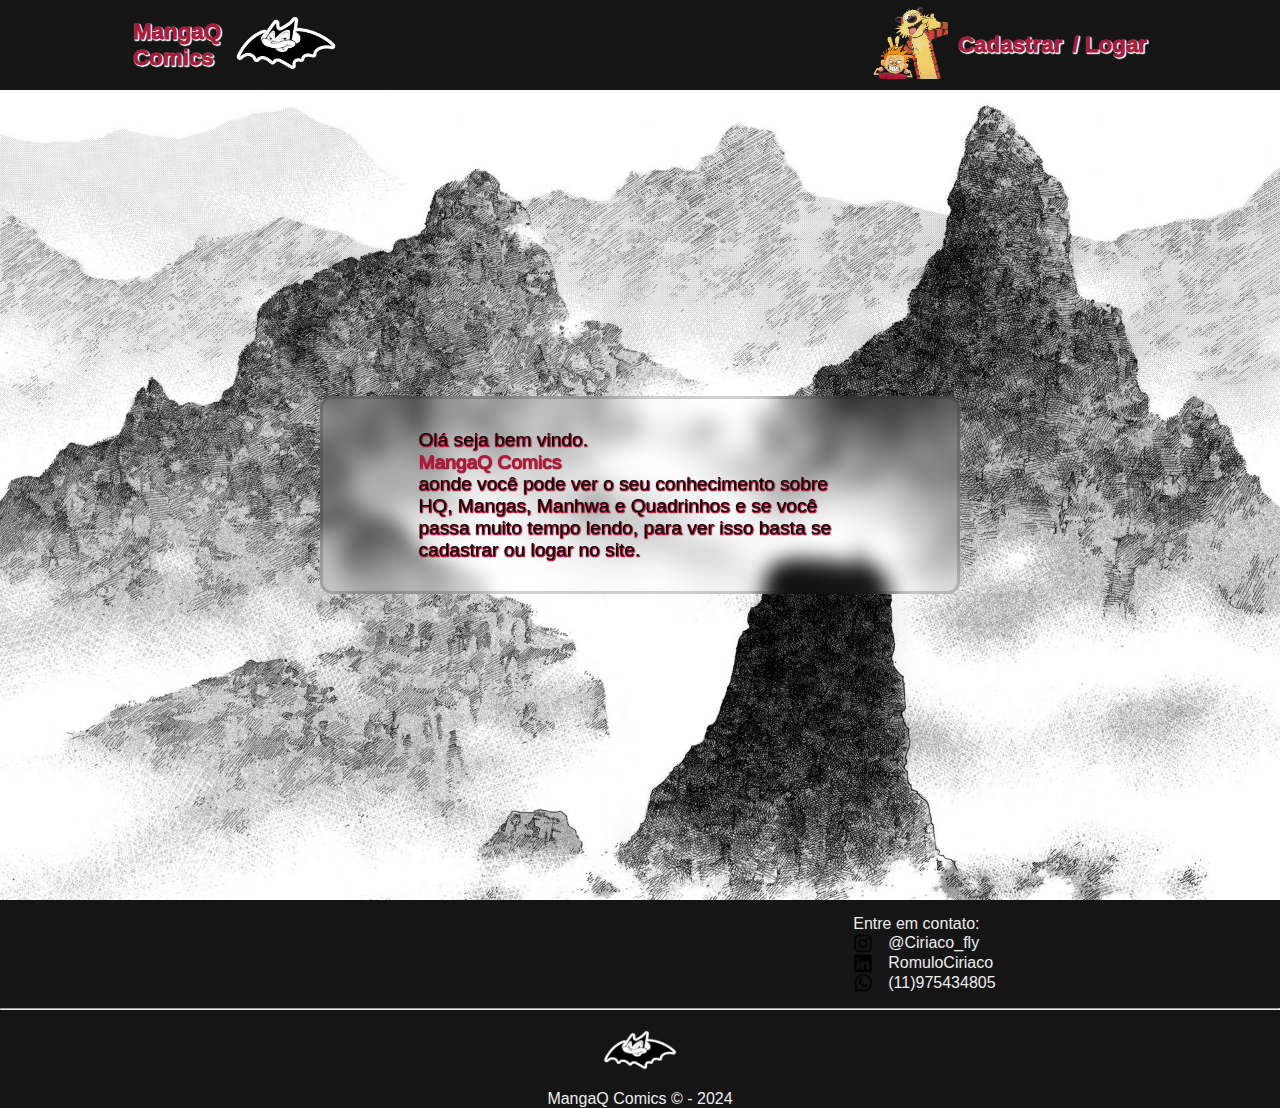
<file: web-data-viz/public/index.html>
<!DOCTYPE html>
<html lang="en">

<head>
    <meta charset="UTF-8">
    <meta name="viewport" content="width=device-width, initial-scale=1.0">
    <link rel="stylesheet" href="./css/index.css">

    <title>Document</title>
</head>

<body>

    <header class="header">
        <nav class="navbar">
            <div class="logo">
                <a href="./index.html" class="logo-link"><img src="./assets/imgs/logo_Billy.png" class="logo-img"></a>
                <a href="./index.html" class="logo-link"><span class="btn_cadastro">MangaQ<br>Comics</span></a>
            </div>
            <ul class="navbar-links">
                
            </ul>
            <div class="profile">
                <a href="" class="profile-link"><img src="./assets/imgs/Profile_Calvin.png" class="profile-img"></a>
                <a href="./cadastro.html" class="profile-link"><span class="btn_cadastro">Cadastrar</span></a>
                <a href="./Login.html" class="btn_cadastro">/  Logar</a>
            </div>
        </nav>
        <div>
        </div>
        
    </header>


    <div class="container">
        <div class="container-content">
            <span class="container-message">
                Olá seja bem vindo.
            </span>
            <span class="container-message container-message-red">
                MangaQ Comics
            </span>
            <span class="container-message"> aonde você pode ver o seu conhecimento sobre HQ, Mangas, Manhwa e Quadrinhos e se você passa muito tempo lendo, para ver isso basta se cadastrar ou logar no site.
            </span>
        </div>
    </div>


    <footer class="footer">
        <div class="footer-top">
            <div class="footer-left">
                <ul>
               
                </ul>
            </div>
            <div class="footer-right">
                Entre em contato:
                <ul>
                    <li><img src="./assets/imgs/instagram.png">@Ciriaco_fly</li>
                    <li><img src="./assets/imgs/linkedin.png" alt="">RomuloCiriaco</li>
                    <li><img src="./assets/imgs/whatsapp.png" alt=""> (11)975434805</li>
                </ul>
            </div>
        </div>
        <hr>
        <div class="footer-bottom">
            <img src="./assets/imgs/logo_Billy.png" alt="">
            <span class="footer-rights">MangaQ Comics © - 2024</span>
        </div>
    </footer>

</body>

</html>
</file>
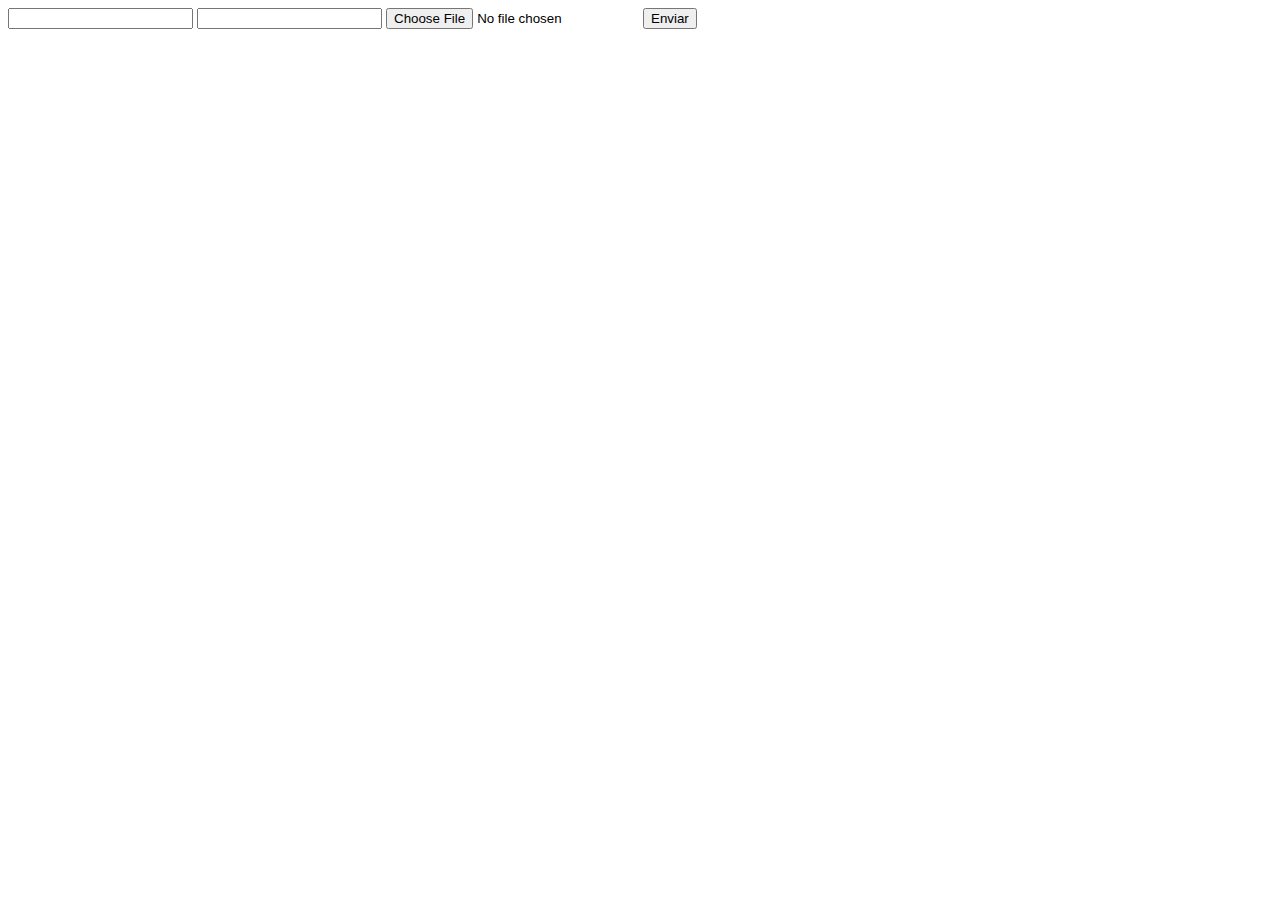
<file: web-data-viz/DOCUMENTOS_DE_APOIO/exemplo_de_upload_de_arquivo/public/index.html>
<!DOCTYPE html>
<html lang="en">

<head>
  <meta charset="UTF-8">
  <meta http-equiv="X-UA-Compatible" content="IE=edge">
  <meta name="viewport" content="width=device-width, initial-scale=1.0">
  <title>Upload</title>
</head>

<body>

  <div>
    <input name="nome" id="nome" type="text" />
    <input name="email" id="email" type="url" />
    <input name="foto" id="foto" type="file" />
    <button onclick="enviar()">Enviar</button>
  </div>

  <div id="container"></div>
</body>

</html>

<script>
  function enviar() {
    const formData = new FormData();
    formData.append('foto', foto.files[0])
    formData.append('nome', nome.value)
    formData.append('email', email.value)

    fetch("/usuarios/cadastro", {
      method: "POST",
      body: formData
    })
      .then(res => {
        window.location = "./perfil.html"
      })
      .catch(err => {
        console.log(err);
      })
  }
</script>
</file>
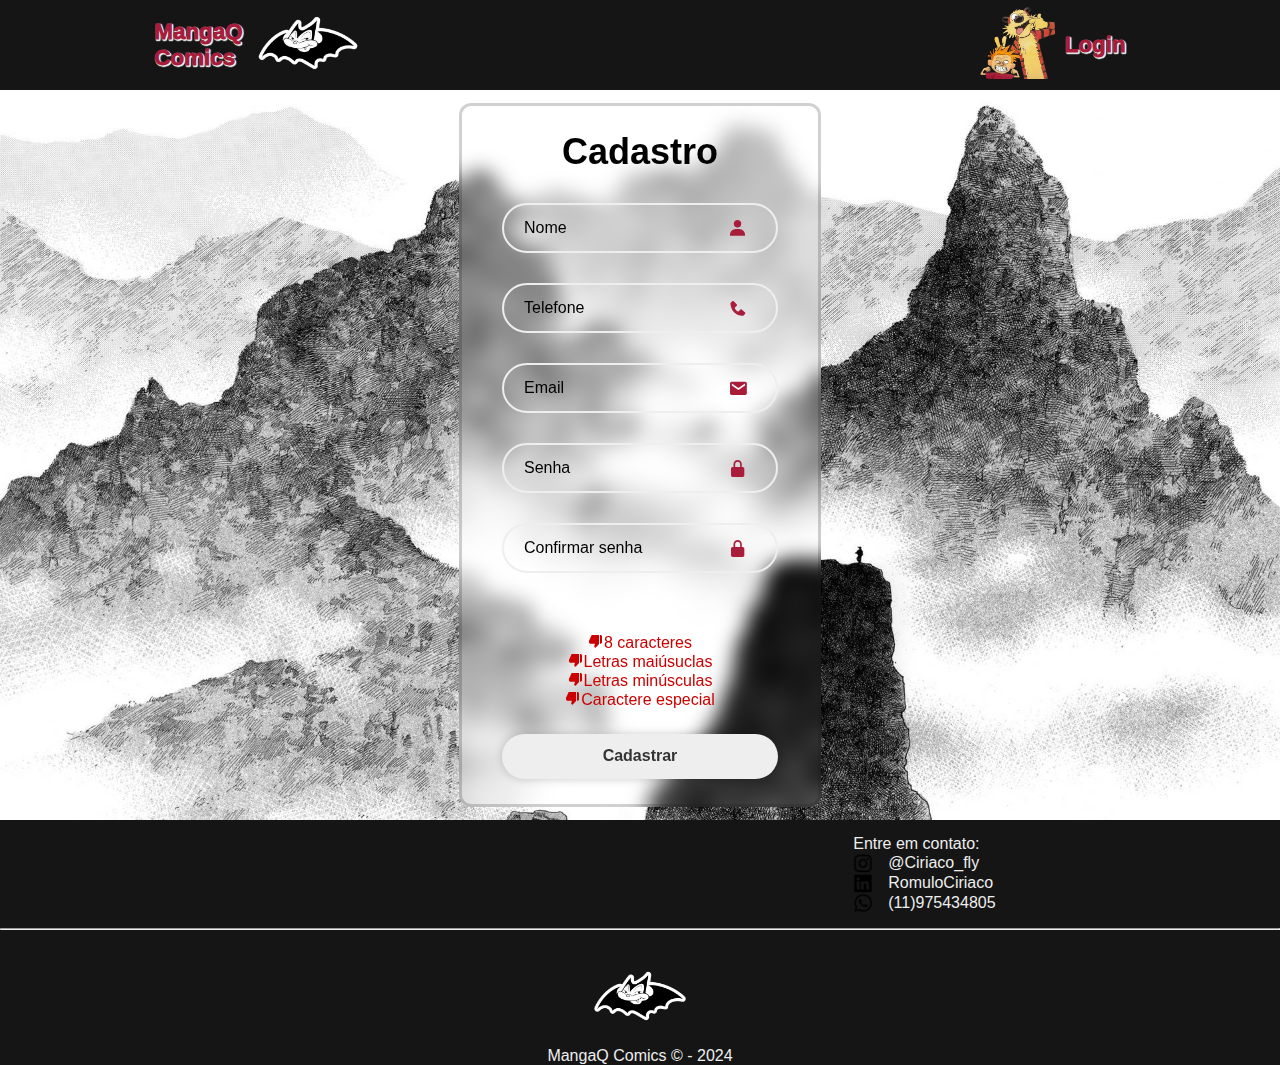
<file: web-data-viz/public/cadastro.html>
<!DOCTYPE html>
<html lang="en">

<head>
    <meta charset="UTF-8">
    <meta name="viewport" content="width=device-width, initial-scale=1.0">
    <link href='https://unpkg.com/boxicons@2.1.4/css/boxicons.min.css' rel='stylesheet'>
    <link rel="stylesheet" href="./css/Cadastro.css">
    <script src="./js/Cadastro_script.js"></script>
    <title>Document</title>
</head>

<body>

    <header class="header">
        <nav class="navbar">
            <div class="logo">
                <a href="./index.html" class="logo-link"><img src="./assets/imgs/logo_Billy.png" class="logo-img"></a>
                <a href="./index.html" class="logo-link"><span class="escrito">MangaQ<br>Comics</span></a>
            </div>
            <ul class="navbar-links">
            </ul>
            <div class="profile">
                <a href="./Login.html" class="profile-link"><img src="./assets/imgs/Profile_Calvin.png" class="profile-img"></a>
                <a href="./Login.html" class="profile-link"><span class="escrito">Login</span></a>
            </div>
        </nav>
    </header>


    <div class="container">
        <div class="card">
            <h1>Cadastro</h1>
            <div class="main">
                <div>


                    <div class="input-box">
                        <input id="nome_input" type="text" placeholder="Nome" />
                        <i class='bx bxs-user'></i>
                    </div>
                    <div class="input-box">
                        <input id="Telefone_input" type="text" placeholder="Telefone" />
                        <i class='bx bxs-phone'></i>
                    </div>
                    <div class="input-box">
                        <input oninput="verificar_email()" id="email_input" type="text" placeholder="Email" />
                        <i class='bx bxs-envelope'></i>
                        <span id="span_email" style="color: #CC0000; display: none;">o email tem que possuir "@" e ".com"</span>
                    </div>
                    <div class="input-box">
                        <input oninput="verificar_requisitos()" id="senha_input" type="password" placeholder="Senha" />
                        <i class='bx bxs-lock-alt'></i>
                    </div>
                    <div class="input-box">
                        <input oninput="verificar_senha()" id="confirmacao_senha_input" type="password"
                            placeholder="Confirmar senha" />
                        <i class='bx bxs-lock-alt'></i>
                        <span id="span_senha" style="color: #CC0000; display: none;">As senhas não coincidem</span>

                    </div>


                </div>
            </div>

            <div class="senha-requisitos">
                <span id="req_char"><i class='bx bxs-dislike'></i>8 caracteres</span>
                <span id="req_mai"><i class='bx bxs-dislike'></i>Letras maiúsuclas</span>
                <span id="req_min"><i class='bx bxs-dislike'></i>Letras minúsculas</span>
                <span id="req_esp"><i class='bx bxs-dislike'></i>Caractere especial</span>
            </div>
            <button class="btn" onclick="cadastrar()">Cadastrar</button>
        </div>
    </div>
  

    <footer class="footer">
        <div class="footer-top">
            <div class="footer-left">
                <ul>
               
                </ul>
            </div>
            <div class="footer-right">
                Entre em contato:
                <ul>
                    <li><img src="./assets/imgs/instagram.png">@Ciriaco_fly</li>
                    <li><img src="./assets/imgs/linkedin.png" alt="">RomuloCiriaco</li>
                    <li><img src="./assets/imgs/whatsapp.png" alt=""> (11)975434805</li>
                </ul>
            </div>
        </div>
        <hr>
        <div class="footer-bottom">
            <img src="./assets/imgs/logo_Billy.png" alt="">
            <span class="footer-rights">MangaQ Comics © - 2024</span>
        </div>
    </footer>


</body>

</html>
</file>
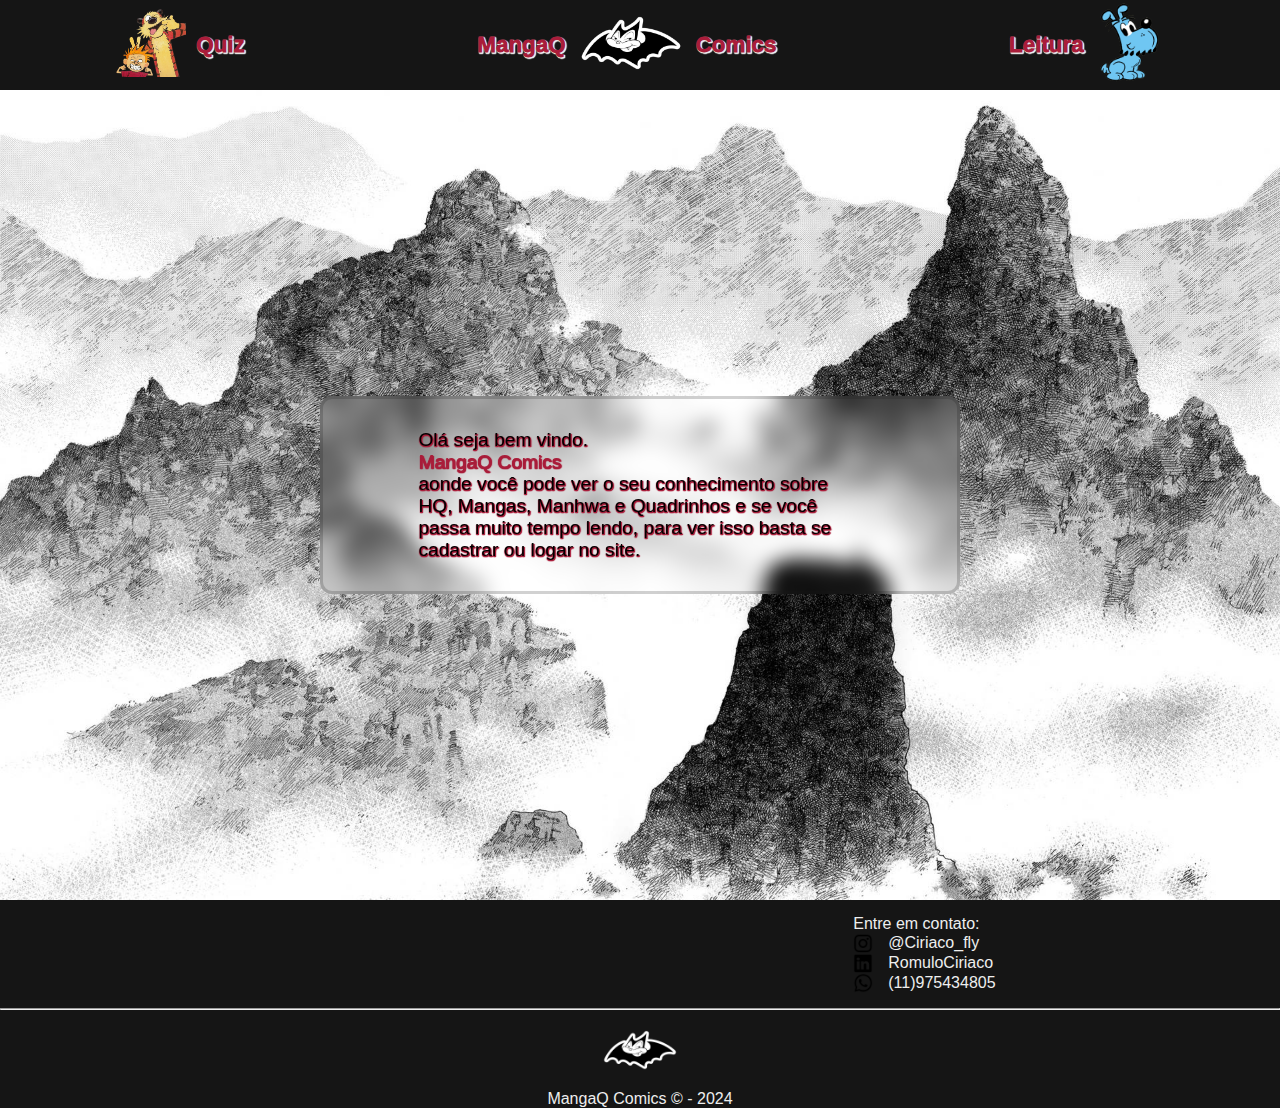
<file: web-data-viz/public/home.html>
<!DOCTYPE html>
<html lang="en">

<head>
    <meta charset="UTF-8">
    <meta name="viewport" content="width=device-width, initial-scale=1.0">
    <link rel="stylesheet" href="./css/Home.css">

    <title>Document</title>
</head>

<body>

    <header class="header">
        
        <nav class="navbar">
            <div class="profile">
                <a href="./Quiz.html" class="profile-link"><span class="escrito">Quiz</span></a>
                <a href="" class="profile-link"><img src="./assets/imgs/Profile_Calvin.png" class="profile-img"></a>
            </div>
           
            <div class="logo">
                <a href="./home.html" class="logo-link"><span class="escrito">Comics</span></a>
                <a href="./home.html" class="logo-link"><img src="./assets/imgs/logo_Billy.png" class="logo-img"></a>
                <a href="./home.html" class="logo-link"><span class="escrito">MangaQ</span></a>
            </div>
            
            <div class="profile">
                <a href="" class="profile-link"><img src="./assets/imgs/Bidu.png" class="profile-img"></a>
                <a href="./Dash.html" class="profile-link"><span class="escrito">Leitura</span></a>
            </div>
        </nav>
        
    </header>


    <div class="container">
        <div class="container-content">
            <span class="container-message">
                Olá seja bem vindo.
            </span>
            <span class="container-message container-message-red">
                MangaQ Comics
            </span>
            <span class="container-message"> aonde você pode ver o seu conhecimento sobre HQ, Mangas, Manhwa e Quadrinhos e se você passa muito tempo lendo, para ver isso basta se cadastrar ou logar no site.
            </span>
        </div>
    </div>


    <footer class="footer">
        <div class="footer-top">
            <div class="footer-left">
                <ul>
               
                </ul>
            </div>
            <div class="footer-right">
                Entre em contato:
                <ul>
                    <li><img src="./assets/imgs/instagram.png">@Ciriaco_fly</li>
                    <li><img src="./assets/imgs/linkedin.png" alt="">RomuloCiriaco</li>
                    <li><img src="./assets/imgs/whatsapp.png" alt=""> (11)975434805</li>
                </ul>
            </div>
        </div>
        <hr>
        <div class="footer-bottom">
            <img src="./assets/imgs/logo_Billy.png" alt="">
            <span class="footer-rights">MangaQ Comics © - 2024</span>
        </div>
    </footer>

</body>

</html>
</file>
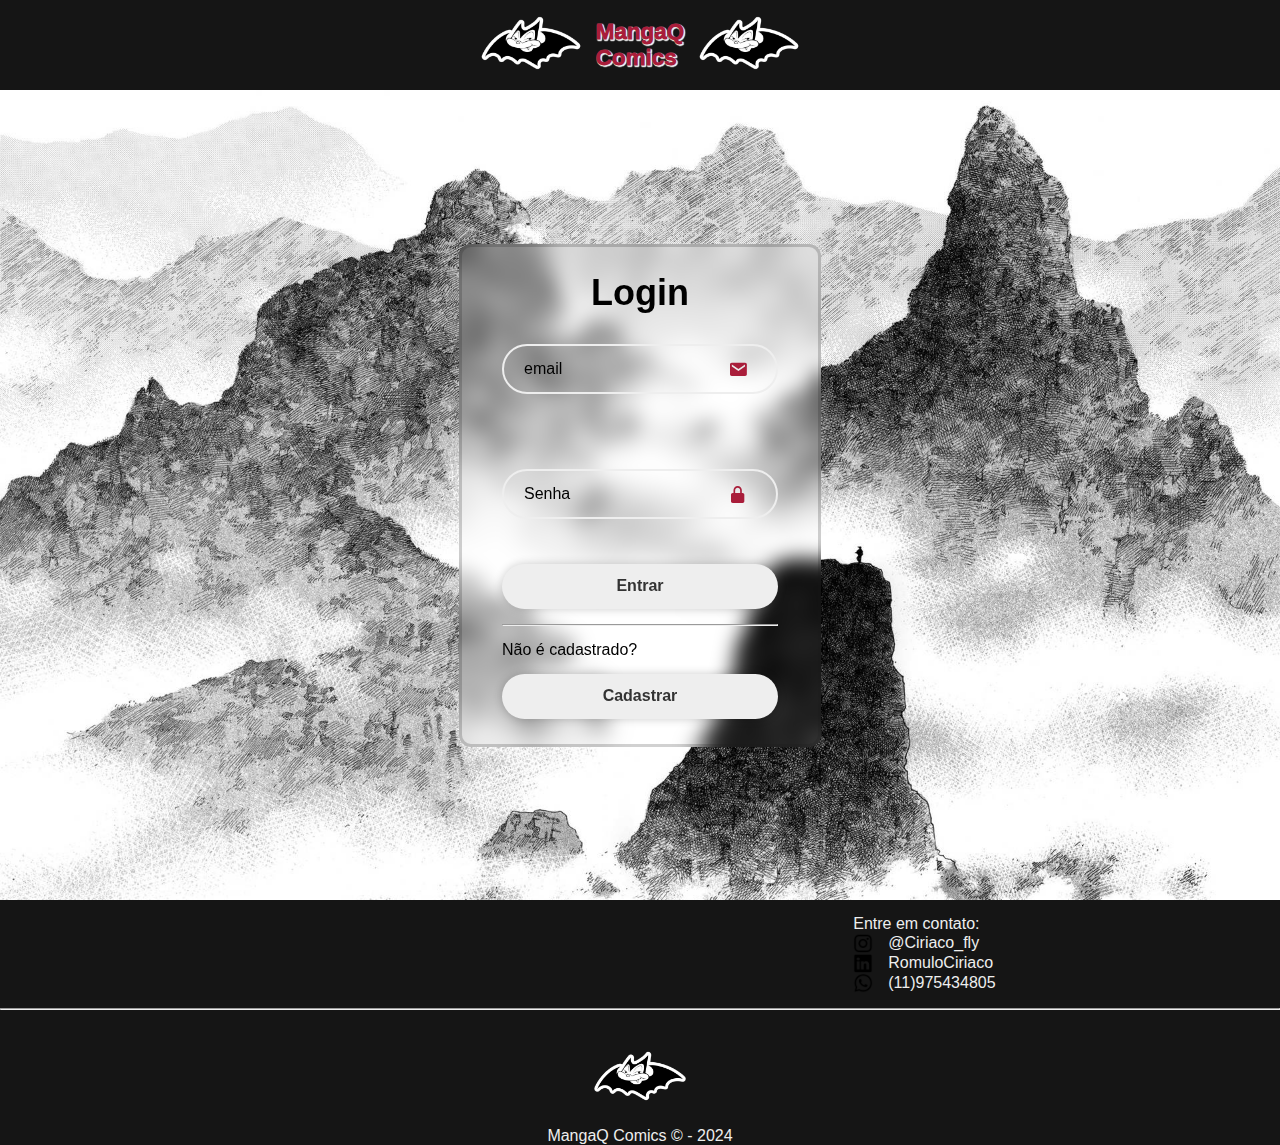
<file: web-data-viz/public/Login.html>
<!DOCTYPE html>
<html lang="en">
<head>
    <meta charset="UTF-8">
    <meta name="viewport" content="width=device-width, initial-scale=1.0">
    <link rel="stylesheet" href="./css/Login.css">
    <link href='https://unpkg.com/boxicons@2.1.4/css/boxicons.min.css' rel='stylesheet'>
    <script src="./js/Login_script.js"></script>
    <title>Document</title>
</head>
<body>
    <header class="header">
        <nav class="navbar">
            <div class="logo">
                <a href="./index.html" class="logo-link"><img src="./assets/imgs/logo_Billy.png" class="logo-img"></a>
                <a href="./index.html" class="logo-link"><span style="text-decoration: none !important;" class="">MangaQ<br>Comics</span></a>
                <a href="./index.html" class="logo-link"><img src="./assets/imgs/logo_Billy.png" class="logo-img"></a>
            </div>
            
        </nav>
    </header>

    <div class="container">
        <div class="card">
          <h1>Login</h1>
          <div class="main">

            <div class="input-box">
              <input id="email_input" type="text" placeholder="email" />
              <i class='bx bxs-envelope'></i>
            </div>
           
            <div class="input-box">
                <input id="senha_input" type="password" placeholder="Senha" />
                <i id="i" class='bx bxs-lock-alt'></i>
            </div>

            <button onclick="entrar()" class="btn">Entrar</button>
            
            <hr>
            
            <span>Não é cadastrado?</span>
            
            <a href="./cadastro.html" class="btn">Cadastrar</a>
        
        </div>
        </div>
      </div>

      <footer class="footer">
        <div class="footer-top">
            <div class="footer-left">
                <ul>
               
                </ul>
            </div>
            <div class="footer-right">
                Entre em contato:
                <ul>
                    <li><img src="./assets/imgs/instagram.png">@Ciriaco_fly</li>
                    <li><img src="./assets/imgs/linkedin.png" alt="">RomuloCiriaco</li>
                    <li><img src="./assets/imgs/whatsapp.png" alt=""> (11)975434805</li>
                </ul>
            </div>
        </div>
        <hr>
        <div class="footer-bottom">
            <img src="./assets/imgs/logo_Billy.png" alt="">
            <span class="footer-rights">MangaQ Comics © - 2024</span>
        </div>
    </footer>
</body>
</html>
</file>
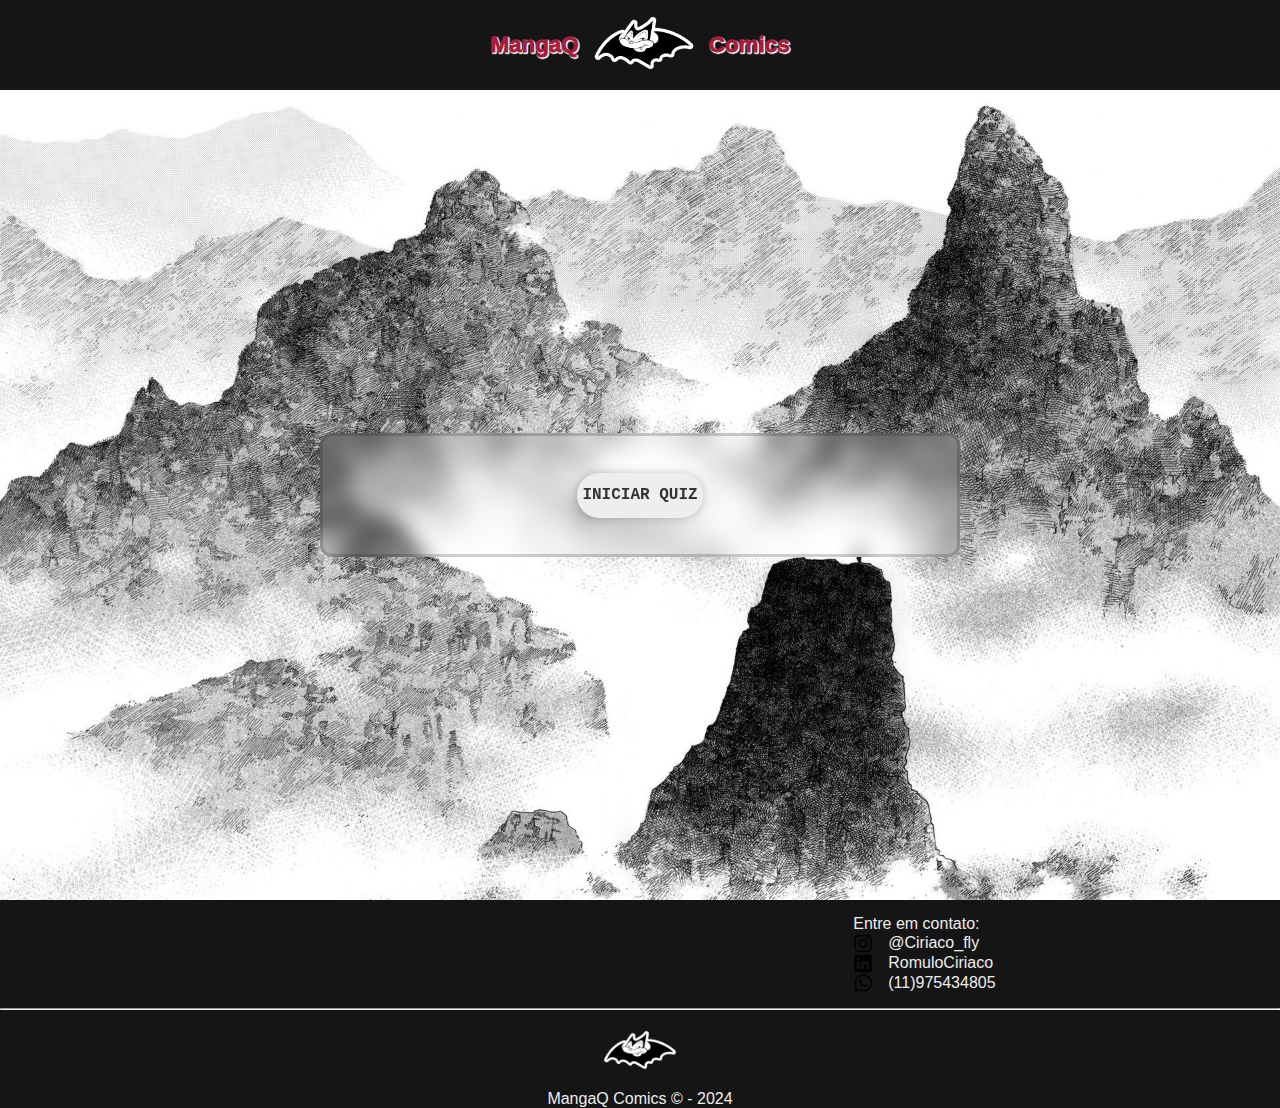
<file: web-data-viz/public/Quiz.html>
<!DOCTYPE html>
<html lang="en">

<head>
    <meta charset="UTF-8">
    <meta name="viewport" content="width=device-width, initial-scale=1.0">
    <link rel="stylesheet" href="./css/Quiz.css">
    <script src="./js/Quiz.js"></script>
    <title>Document</title>
</head>

<body>

    <header class="header">

        <nav class="navbar">


            <div class="logo">
                <a href="./home.html" class="logo-link"><span class="escrito">Comics</span></a>
                <a href="./home.html" class="logo-link"><img src="./assets/imgs/logo_Billy.png" class="logo-img"></a>
                <a href="./home.html" class="logo-link"><span class="escrito">MangaQ</span></a>
            </div>


        </nav>

    </header>


    <div id="pai" class="container" onload="onloadEsconder()">
        <div class="container-content">

            <div id="pontuacaoEJogo" class="card-quiz">
                
                <div id="pontuacao" style="display: none;" class="flex-colunar width-fit-content border-primary">
                    <div id="pontuacaoDuranteJogo" class="flex-colunar padding-8">
                        <span class="width-fit-content">Quantidade de acertos: <span id="spanCertas"></span></span>
                        <span class="width-fit-content">Quantidade de erros: <span id="spanErradas"></span></span>
                    </div>
                    <div id="pontuacaoFinalJogo" class="flex-colunar padding-8">
                        <span id="pontuacaoFinal" class="width-fit-content">Pontuação Final:
                            <span id="spanPontuacaoFinal">***</span>
                        </span>
                        <span id="msgFinal" class="width-fit-content">***</span>
                    </div>
                </div>
                
                <div id="jogo" style="display: none;" class="width-fit-content flex-colunar border-secondary">

                    <div id="infoQuestao" class="padding-8">
                        <span>Questão atual: <span id="spanNumeroDaQuestaoAtual"></span> de <span
                                id="qtdQuestoes"></span>
                            questões.</span>
                    </div>
                    
                    <div id="perguntaDaQuestaoAtual" class="padding-8">
                        <span id="spanQuestaoExibida" class="text-bold"></span>
                    </div>
                    
                    <div id="infoAlternativas" class="padding-8">
                        <span><em>Escolha uma opção dentre as abaixo:</em></span>
                    </div>
                    
                    <div id="opcoes" class="flex-colunar padding-8">
                        <span>
                            <input type="radio" id="primeiraOpcao" name="option" class="radio" value="alternativaA" />
                            <label for="primeiraOpcao" class="option" id="labelOpcaoUm"></label>
                        </span>
                        <span>
                            <input type="radio" id="segundaOpcao" name="option" class="radio" value="alternativaB" />
                            <label for="segundaOpcao" class="option" id="labelOpcaoDois"></label>
                        </span>
                        <span>
                            <input type="radio" id="terceiraOpcao" name="option" class="radio" value="alternativaC" />
                            <label for="terceiraOpcao" class="option" id="labelOpcaoTres"></label>
                        </span>
                        <span>
                            <input type="radio" id="quartaOpcao" name="option" class="radio" value="alternativaD" />
                            <label for="quartaOpcao" class="option" id="labelOpcaoQuatro"></label>
                        </span>
                    </div>
                    
                    <div id="botoes" class="flex-colunar padding-8">
                        <button class="btn" onclick="submeter()" id="btnSubmeter">Submeter resposta</button>
                        <button class="btn" onclick="avancar()" id="btnProx" disabled>Avançar para próxima questão</button>
                        <button class="btn" onclick="tentarNovamente()" id="btnTentarNovamente" disabled>Tentar novamente</button>
                        
                    </div>
                    
                </div>
                <button id="btnIniciarQuiz" class="btn" onclick="iniciarQuiz()">INICIAR QUIZ</button>
            </div>
        </div>
    </div>


    <footer class="footer">
        <div class="footer-top">
            <div class="footer-left">
                <ul>

                </ul>
            </div>
            <div class="footer-right">
                Entre em contato:
                <ul>
                    <li><img src="./assets/imgs/instagram.png">@Ciriaco_fly</li>
                    <li><img src="./assets/imgs/linkedin.png" alt="">RomuloCiriaco</li>
                    <li><img src="./assets/imgs/whatsapp.png" alt=""> (11)975434805</li>
                </ul>
            </div>
        </div>
        <hr>
        <div class="footer-bottom">
            <img src="./assets/imgs/logo_Billy.png" alt="">
            <span class="footer-rights">MangaQ Comics © - 2024</span>
        </div>
    </footer>

</body>

</html>
</file>
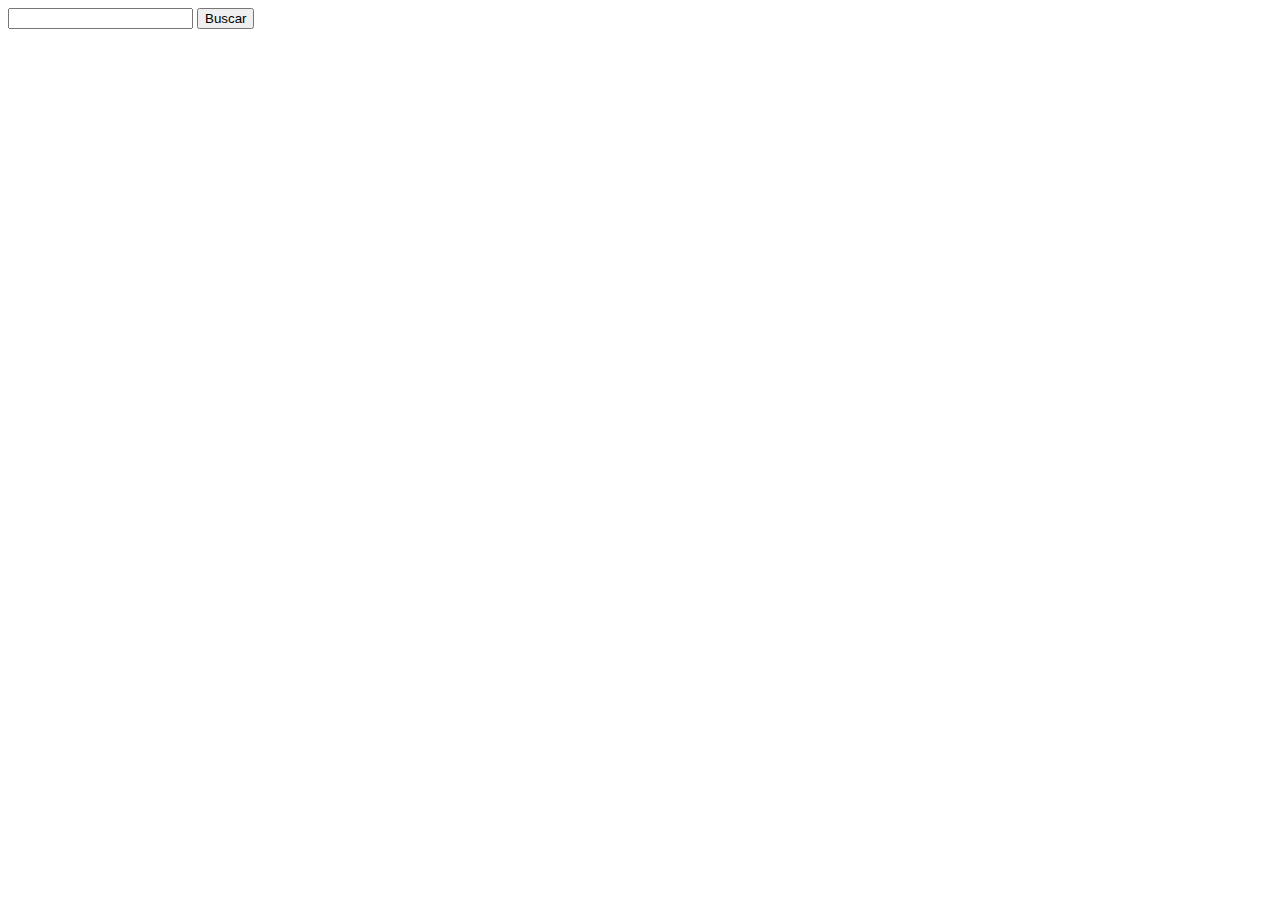
<file: web-data-viz/DOCUMENTOS_DE_APOIO/exemplo_de_upload_de_arquivo/public/perfil.html>
<!DOCTYPE html>
<html lang="en">

<head>
  <meta charset="UTF-8">
  <meta http-equiv="X-UA-Compatible" content="IE=edge">
  <meta name="viewport" content="width=device-width, initial-scale=1.0">
  <title>Document</title>
</head>

<body>
  <input type="number" id="buscaInput">
  <button onclick="buscarPeloId()">Buscar</button>
  <div id="container">

  </div>
</body>

</html>

<script>
  function buscarPeloId() {
    fetch(`/usuarios/${buscaInput.value}`, {
      method: "GET"
    })
      .then(res => {
        res.json().then(json => {
          const usuario = json[0];
          container.innerHTML = `<div>
    <h1>${usuario.nome} - ${usuario.email}</h1>
    <img src='assets/${usuario.imagem_perfil}' alt="imagem de usuario">
  </div>`
        })
      })
      .catch(err => {
        console.log(err);
      })
  }
</script>
</file>
<file: web-data-viz/public/css/index.css>
:root {
    --primary: #151515;
    --secondary: #EEEEEE;
    --logo-color: #A91D3A;
  }
  
  * {
    padding: 0;
    margin: 0;
    box-sizing: border-box;
    font-family: Verdana, Geneva, Tahoma, sans-serif
  }
  
  /* Header */
  .header {
    background-color: var(--primary);
    width: 100%;
    height: 10vh;
    display: flex;
    justify-content: center;
    align-items: center;
    /* Alinha verticalmente */
  }
  
  .header .navbar {
    display: flex;
    width: inherit;
    justify-content: space-around;
    align-items: center;
  }
  
  .header .navbar .logo {
    margin: 0px 0px;
    display: flex;
    flex-direction: row-reverse;
    align-items: center;
    gap: 10px;
  
  }
  
  .header .navbar .profile {
    
    margin: 0px 0px;
    display: flex;
    flex-direction: row;
    align-items: center;
    gap: 10px;
  }
  
  
  .header .navbar .navbar-links {
    margin: 0px 0px;
    list-style: none;
    display: flex;
    gap: 20px;
    text-decoration: none;
  }
  
  .header .navbar .navbar-links li a {
    color: var(--secondary);
    text-decoration: none;
  }
  
  .header .navbar a{
    text-decoration: none;
  }
  
  .header .navbar .escrito {
    text-decoration: none;
    font-weight: 1000;
    font-size: 1.4rem;
    color: var(--logo-color);
    text-shadow:
      1px 1px 1px var(--secondary),
      1px 1px 1px var(--secondary),
      1px 1px 1px var(--secondary),
      1px 1px 1px var(--secondary);
    ;
  }
  .header  .btn_cadastro {
    margin-right: 0px;
    text-decoration: none;
    font-weight: 1000;
    font-size: 1.4rem;
    color: var(--logo-color);
    text-shadow:
      1px 1px 1px var(--secondary),
      1px 1px 1px var(--secondary),
      1px 1px 1px var(--secondary),
      1px 1px 1px var(--secondary);
    ;
  }
  
  
  
  .header .navbar .logo-link .logo-img {
    width: 110px;
  }
  
  .header .navbar .profile-link .profile-img {
    width: 75px;
  }
  
  
  /* PAGINA */
  
  .container {
    display: flex;
    flex-direction: column;
    align-items: center;
    justify-content: center;
    width: 100%;
    height: 90vh;
    background-image: url('../assets/imgs/background.png');
    background-repeat: no-repeat;
    background-size: cover;
  
  }
  
  
  .container .container-content {
    width: 50%;
    display: flex;
    flex-direction: column;
    align-items: center;
    justify-content: center;
    background: transparent;
    border-radius: 12px;
    padding: 30px 40px;
    border: 3px solid rgba(27, 26, 26, 0.2);
    backdrop-filter: blur(10px);
  }
  
  /* mensagem */
  
  .container .container-content .container-message {
    font-weight: 500;
    font-size: 1.2rem;
    width: 80%;
    text-shadow:
      1px 1px 1px var(--logo-color),
      0px 1px 1px var(--logo-color),
      0px 1px 1px var(--logo-color),
      1px 1px 1px var(--logo-color);
    ;
  }
  
  .container-message-red {
    color: var(--logo-color);
    text-shadow:
    1px 1px 1px #EEEEEE,
    0px 1px 1px #EEEEEE,
    0px 1px 1px #EEEEEE,
    1px 1px 1px #EEEEEE;
  ;
  }
  
  
  /* footer */
  
  
  .footer {
    background-color: var(--primary);
    color: var(--secondary);
    height: fit-content;
    width: 100%;
  }
  
  .footer .footer-top {
    display: flex;
    flex-direction: row;
    justify-content: space-around;
    margin-bottom: 15px;
    padding-top: 15px;
  }
  
  .footer .footer-top .footer-left {
    display: flex;
    flex-direction: column;
    /* align-items: center; */
    justify-content: center;
  }
  
  .footer .footer-top .footer-left a {
    text-decoration: none;
    color: var(--secondary);
  }
  
  .footer .footer-top .footer-left ul {
    list-style: none;
  }
  
  .footer .footer-top .footer-right {
    display: flex;
    flex-direction: column;
    /* align-items: center; */
    justify-content: cente
  }
  
  .footer .footer-top .footer-right ul {
    list-style: none;
  }
  
  .footer .footer-top .footer-right li {
    display: flex;
    flex-direction: row;
    align-items: center;
    gap: 15px;
  }
  
  .footer .footer-top .footer-right img {
    width: 20px;
  }
  
  .footer .footer-bottom {
    display: flex;
    flex-direction: column;
    align-items: center;
    justify-content: center;
  
    
  }
  
  .footer .footer-bottom img {
    width: 80px;
  }
</file>
<file: web-data-viz/public/css/Cadastro.css>
:root {
    --primary: #151515;
    --secondary: #EEEEEE;
    --logo-color: #A91D3A;
}

* {
    padding: 0;
    margin: 0;
    box-sizing: border-box;
    font-family: Verdana, Geneva, Tahoma, sans-serif
}

/* Header */
.header {
    background-color: var(--primary);
    width: 100%;
    height: 10vh;
    display: flex;
    justify-content: center;
    align-items: center;
    /* Alinha verticalmente */
}

.header .navbar {
    display: flex;
    width: inherit;
    justify-content: space-around;
    align-items: center;
}

.header .navbar .logo {
    display: flex;
    flex-direction: row-reverse;
    align-items: center;
    gap: 10px;

}

.header .navbar .profile {
    display: flex;
    flex-direction: row;
    align-items: center;
    gap: 10px;
}


.header .navbar .navbar-links {
    list-style: none;
    display: flex;
    gap: 20px;
    text-decoration: none;
}

.header .navbar .navbar-links li a {
    color: var(--secondary);
    text-decoration: none;
}

.header .navbar a{
    text-decoration: none;
}

.header .navbar .escrito  {
    font-weight: 1000;
    font-size: 1.4rem;
    color: var(--logo-color);
    text-shadow:
      1px 1px 1px var(--secondary),
      1px 1px 1px var(--secondary),
      1px 1px 1px var(--secondary),
      1px 1px 1px var(--secondary);
    ;
  }


.header .navbar .logo-link .logo-img {
    width: 110px;
}

.header .navbar .profile-link .profile-img {
    width: 75px;
}

/* PAGINA */

.container {
    display: flex;
    flex-direction: column;
    align-items: center;
    justify-content: center;
    width: 100%;
    height: fit-content;
    background-image: url('../assets/imgs/background.png');
    background-repeat: no-repeat;
    background-size: cover;

}
.card {
    margin: 1% 0;
    
    background: transparent;
    border-radius: 12px;
    padding: 25px 40px;
    border: 3px solid rgba(27, 26, 26, 0.2);
    backdrop-filter: blur(10px);
}

.card .main {
    display: flex;
    flex-direction: row;
    justify-content: space-around;
    gap: 15px;
}

.card h1 {
    font-size: 36px;
    text-align: center;
}

.card .main .input-box {
    position: relative;
    width: 100%;
    height: 50px;
    margin: 30px 0;
}

.input-box input {
    width: 100%;
    height: 100%;
    background: transparent;
    outline: none;
    border: 2px solid var(--secondary);
    border-radius: 40px;
    font-size: 16px;
    color: #000000;
    padding: 20px 45px 20px 20px;
}

.input-box input::placeholder {
    color: black;
}




.input-box i {
    position: absolute;
    right: 20px;
    top: 30%;
    transform: translate(-50%);
    font-size: 20px;
    color: var(--logo-color);
}


.btn {
    width: 100%;
    height: 45px;
    background: var(--secondary);
    border: none;
    outline: none;
    border-radius: 40px;
    box-shadow: 0 0 10px rgba(0, 0, 0, 0.2);
    cursor: pointer;
    font-size: 16px;
    color: #333;
    font-weight: 600;
    position: relative;
    overflow: hidden;
    transition: color 0.3s ease, box-shadow 0.3s ease;
}

.btn::before {
    content: '';
    position: absolute;
    top: 0;
    left: 0;
    right: 0;
    bottom: 0;
    border-radius: 40px;
    border: 2px solid var(--logo-color);
    opacity: 0;
    transition: opacity 0.3s ease;
    animation: neon-animation 1.5s infinite alternate;
}

.btn:hover::before {
    opacity: 1;
}

.btn:hover {
    color: var(--logo-color);
    box-shadow: 0 0 20px var(--logo-color);
    
}

.btn:hover {
    animation: pulse 0.6s ease infinite;
}

@keyframes neon-animation {
    0% {
        transform: scale(1);
    }

    100% {
        transform: scale(1.1);
    }
}


@keyframes pulse {
    
    0%,
    100% {
        transform: scale(1);
    }

    50% {
        transform: scale(1.05);
    }
}


/* #span_senha {
    display: none;
    visibility: hidden;
    color: #CC0000;
    font-weight: bold;
    font-size: 0.7rem;
    text-align: center;
} */




.senha-requisitos {
    display: flex;
    flex-direction: column;
    justify-content: center;
    align-items: flex-start;
    color: #CC0000;
    padding-top: 30px;
    padding-bottom: 15px;
    margin-bottom: 10px;
    align-items: center;
}

/* footer */


.footer {
    background-color: var(--primary);
    color: var(--secondary);
    height: fit-content;
    width: 100%;
}

.footer .footer-top {
    display: flex;
    flex-direction: row;
    justify-content: space-around;
    margin-bottom: 15px;
    padding-top: 15px;
}

.footer .footer-top .footer-left {
    display: flex;
    flex-direction: column;
    /* align-items: center; */
    justify-content: center;
}

.footer .footer-top .footer-left a {
    text-decoration: none;
    color: var(--secondary);
}

.footer .footer-top .footer-left ul {
    list-style: none;
}

.footer .footer-top .footer-right {
    display: flex;
    flex-direction: column;
    /* align-items: center; */
    justify-content: cente
}

.footer .footer-top .footer-right ul {
    list-style: none;
}

.footer .footer-top .footer-right li {
    display: flex;
    flex-direction: row;
    align-items: center;
    gap: 15px;
}

.footer .footer-top .footer-right img {
    width: 20px;
}

.footer .footer-bottom {
    display: flex;
    flex-direction: column;
    align-items: center;
    justify-content: center;

    margin-top: 15px;
}

.footer .footer-bottom img {
    width: 102px;
}
</file>
<file: web-data-viz/public/css/Home.css>
:root {
  --primary: #151515;
  --secondary: #EEEEEE;
  --logo-color: #A91D3A;
}

* {
  padding: 0;
  margin: 0;
  box-sizing: border-box;
  font-family: Verdana, Geneva, Tahoma, sans-serif
}

/* Header */
.header {
  background-color: var(--primary);
  width: 100%;
  height: 10vh;
  display: flex;
  justify-content: center;
  align-items: center;
  /* Alinha verticalmente */
}

.header .navbar {
  display: flex;
  width: inherit;
  justify-content: space-around;
  align-items: center;
}

.header .navbar .logo {
  margin: 0px 0px;
  display: flex;
  flex-direction: row-reverse;
  align-items: center;
  gap: 10px;

}

.header .navbar .profile {
  
  margin: 0px 0px;
  display: flex;
  flex-direction: row-reverse;
  align-items: center;
  gap: 10px;
}


.header .navbar .navbar-links {
  margin: 0px 0px;
  list-style: none;
  display: flex;
  gap: 20px;
  text-decoration: none;
}

.header .navbar .navbar-links li a {
  color: var(--secondary);
  text-decoration: none;
}

.header .navbar a{
  text-decoration: none;
}

.header .navbar .escrito {
  text-decoration: none;
  font-weight: 1000;
  font-size: 1.4rem;
  color: var(--logo-color);
  text-shadow:
    1px 1px 1px var(--secondary),
    1px 1px 1px var(--secondary),
    1px 1px 1px var(--secondary),
    1px 1px 1px var(--secondary);
  ;
}
.header  .btn_cadastro {
  margin-right: 80px;
  text-decoration: none;
  font-weight: 1000;
  font-size: 1.4rem;
  color: var(--logo-color);
  text-shadow:
    1px 1px 1px var(--secondary),
    1px 1px 1px var(--secondary),
    1px 1px 1px var(--secondary),
    1px 1px 1px var(--secondary);
  ;
}



.header .navbar .logo-link .logo-img {
  width: 110px;
}

.header .navbar .profile-link .profile-img {
  width: 70px;
}


/* PAGINA */

.container {
  display: flex;
  flex-direction: column;
  align-items: center;
  justify-content: center;
  width: 100%;
  height: 90vh;
  background-image: url('../assets/imgs/background.png');
  background-repeat: no-repeat;
  background-size: cover;

}


.container .container-content {
  width: 50%;
  display: flex;
  flex-direction: column;
  align-items: center;
  justify-content: center;
  background: transparent;
  border-radius: 12px;
  padding: 30px 40px;
  border: 3px solid rgba(27, 26, 26, 0.2);
  backdrop-filter: blur(10px);
}

/* mensagem */

.container .container-content .container-message {
  font-weight: 500;
  font-size: 1.2rem;
  width: 80%;
  text-shadow:
    1px 1px 1px var(--logo-color),
    0px 1px 1px var(--logo-color),
    0px 1px 1px var(--logo-color),
    1px 1px 1px var(--logo-color);
  ;
}

.container-message-red {
  color: var(--logo-color);
  text-shadow:
  1px 1px 1px #EEEEEE,
  0px 1px 1px #EEEEEE,
  0px 1px 1px #EEEEEE,
  1px 1px 1px #EEEEEE;
;
}


/* footer */


.footer {
  background-color: var(--primary);
  color: var(--secondary);
  height: fit-content;
  width: 100%;
}

.footer .footer-top {
  display: flex;
  flex-direction: row;
  justify-content: space-around;
  margin-bottom: 15px;
  padding-top: 15px;
}

.footer .footer-top .footer-left {
  display: flex;
  flex-direction: column;
  /* align-items: center; */
  justify-content: center;
}

.footer .footer-top .footer-left a {
  text-decoration: none;
  color: var(--secondary);
}

.footer .footer-top .footer-left ul {
  list-style: none;
}

.footer .footer-top .footer-right {
  display: flex;
  flex-direction: column;
  /* align-items: center; */
  justify-content: cente
}

.footer .footer-top .footer-right ul {
  list-style: none;
}

.footer .footer-top .footer-right li {
  display: flex;
  flex-direction: row;
  align-items: center;
  gap: 15px;
}

.footer .footer-top .footer-right img {
  width: 20px;
}

.footer .footer-bottom {
  display: flex;
  flex-direction: column;
  align-items: center;
  justify-content: center;

  
}

.footer .footer-bottom img {
  width: 80px;
}
</file>
<file: web-data-viz/public/css/Login.css>
:root {
    --primary: #151515;
    --secondary: #EEEEEE;
    --logo-color: #A91D3A;
}

* {
    padding: 0;
    margin: 0;
    box-sizing: border-box;
    font-family: Verdana, Geneva, Tahoma, sans-serif
}


/* Header */
.header {
    background-color: var(--primary);
    width: 100%;
    height: 10vh;
    display: flex;
    justify-content: center;
    align-items: center;
    /* Alinha verticalmente */
}

.header .navbar {
    display: flex;
    width: inherit;
    justify-content: space-around;
    align-items: center;
}

.header .navbar .logo {
    display: flex;
    flex-direction: row-reverse;
    align-items: center;
    gap: 10px;

}

.header a{
    text-decoration: none;
}

.header .navbar .profile {
    display: flex;
    flex-direction: row;
    align-items: center;
    gap: 10px;
}


.header .navbar .navbar-links {
    list-style: none;
    display: flex;
    gap: 20px;
    text-decoration: none;
}

.header .navbar .navbar-links li a {
    color: var(--secondary);
    text-decoration: none;
}



.header .navbar span {
    text-decoration: none !important;
    font-weight: 1000;
    font-size: 1.4rem;
    color: var(--logo-color);
    text-shadow:
      1px 1px 1px var(--secondary),
      1px 1px 1px var(--secondary),
      1px 1px 1px var(--secondary),
      1px 1px 1px var(--secondary)
       ;
    
  }


.header .navbar .logo-link .logo-img {
    width: 110px;
}

.header .navbar .profile-link .profile-img {
    width: 75px;
}

/* PAGINA */

.container {
    display: flex;
    flex-direction: column;
    align-items: center;
    justify-content: center;
    width: 100%;
    height: 90vh;
    background-image: url('../assets/imgs/background.png');
    background-repeat: no-repeat;
    background-size: cover;
}

.card {
    margin: 1% 0;
    width: calc(fit-content + 120px);
    background: transparent;
    border-radius: 12px;
    padding: 25px 40px;
    border: 3px solid rgba(27, 26, 26, 0.2);
    backdrop-filter: blur(10px);
    position: absolute;
}

.card h1 {
    font-size: 36px;
    text-align: center;
}

.card .main {
    display: flex;
    flex-direction: column;
    justify-content: space-around;
    gap: 15px;
}


.card .main .input-box {
    position: relative;
    width: 100%;
    height: 50px;
    margin: 30px 0;
}

.input-box input {
    width: 100%;
    height: 100%;
    background: transparent;
    border: none;
    outline: none;
    border: 2px solid var(--secondary);
    border-radius: 40px;
    font-size: 16px;
    color: #000000;
    padding: 20px 45px 20px 20px;
}

.input-box input::placeholder {
    color: black;
}




.input-box i {
    position: absolute;
    right: 20px;
    top: 30%;
    transform: translate(-50%);
    font-size: 20px;
    color: var(--logo-color);
}
/* Botão */

.btn {
    width: 100%;
    height: 45px;
    background: var(--secondary);
    border: none;
    outline: none;
    border-radius: 40px;
    box-shadow: 0 0 10px rgba(0, 0, 0, 0.2);
    cursor: pointer;
    font-size: 16px;
    color: #333;
    font-weight: 600;
    position: relative;
    overflow: hidden;
    transition: color 0.3s ease, box-shadow 0.3s ease;
}
a.btn{
    display: flex;
    align-items: center;
    justify-content: center;
    text-decoration: none;
}

.btn::before {
    content: '';
    position: absolute;
    top: 0;
    left: 0;
    right: 0;
    bottom: 0;
    border-radius: 40px;
    border: 2px solid var(--logo-color);
    opacity: 0;
    transition: opacity 0.3s ease;
    animation: neon-animation 1.5s infinite alternate;
}

.btn:hover::before {
    opacity: 1;
}

.btn:hover {
    color: var(--logo-color);
    box-shadow: 0 0 20px var(--logo-color);
    
}

.btn:hover {
    animation: pulse 0.6s ease infinite;
}

@keyframes neon-animation {
    0% {
        transform: scale(1);
    }

    100% {
        transform: scale(1.1);
    }
}


@keyframes pulse {
    
    0%,
    100% {
        transform: scale(1);
    }

    50% {
        transform: scale(1.05);
    }
}

/* footer */


.footer {
    background-color: var(--primary);
    color: var(--secondary);
    height: fit-content;
    width: 100%;
}

.footer .footer-top {
    display: flex;
    flex-direction: row;
    justify-content: space-around;
    margin-bottom: 15px;
    padding-top: 15px;
}

.footer .footer-top .footer-left {
    display: flex;
    flex-direction: column;
    /* align-items: center; */
    justify-content: center;
}

.footer .footer-top .footer-left a {
    text-decoration: none;
    color: var(--secondary);
}

.footer .footer-top .footer-left ul {
    list-style: none;
}

.footer .footer-top .footer-right {
    display: flex;
    flex-direction: column;
    /* align-items: center; */
    justify-content: cente
}

.footer .footer-top .footer-right ul {
    list-style: none;
}

.footer .footer-top .footer-right li {
    display: flex;
    flex-direction: row;
    align-items: center;
    gap: 15px;
}

.footer .footer-top .footer-right img {
    width: 20px;
}

.footer .footer-bottom {
    display: flex;
    flex-direction: column;
    align-items: center;
    justify-content: center;

    margin-top: 15px;
}

.footer .footer-bottom img {
    width: 102px;
}
</file>
<file: web-data-viz/public/css/Quiz.css>
:root {
    --primary: #151515;
    --secondary: #EEEEEE;
    --logo-color: #A91D3A;
    --primary-brand-color: #ED145B;
    --secondary-brand-color: #0762C8;
    --success: #198754;
    --success-dark: #095c36;
    --success-light: #9dd3ba;
    --warning: #ffc107;
    --warning-dark: #705400;
    --warning-light: #fdebb3;
    --danger: #dc3545;
    --danger-dark: #990c19;
    --danger-light: #f0c1c6;
    --new-gray: #CCCCCC;
    --new-black: #212427;
    --new-white: #E8E8E8;
  }
  
  * {
    padding: 0;
    margin: 0;
    box-sizing: border-box;
    font-family: Verdana, Geneva, Tahoma, sans-serif
  }
  
  /* Header */
  .header {
    background-color: var(--primary);
    width: 100%;
    height: 10vh;
    display: flex;
    justify-content: center;
    align-items: center;
    /* Alinha verticalmente */
  }
  
  .header .navbar {
    display: flex;
    width: inherit;
    justify-content: space-around;
    align-items: center;
  }
  
  .header .navbar .logo {
    margin: 0px 0px;
    display: flex;
    flex-direction: row-reverse;
    align-items: center;
    gap: 10px;
  
  }
  
  .header .navbar .profile {
    
    margin: 0px 0px;
    display: flex;
    flex-direction: row-reverse;
    align-items: center;
    gap: 10px;
  }
  
  
  .header .navbar .navbar-links {
    margin: 0px 0px;
    list-style: none;
    display: flex;
    gap: 20px;
    text-decoration: none;
  }
  
  .header .navbar .navbar-links li a {
    color: var(--secondary);
    text-decoration: none;
  }
  
  .header .navbar a{
    text-decoration: none;
  }
  
  .header .navbar .escrito {
    text-decoration: none;
    font-weight: 1000;
    font-size: 1.4rem;
    color: var(--logo-color);
    text-shadow:
      1px 1px 1px var(--secondary),
      1px 1px 1px var(--secondary),
      1px 1px 1px var(--secondary),
      1px 1px 1px var(--secondary);
    ;
  }
  .header  .btn_cadastro {
    margin-right: 80px;
    text-decoration: none;
    font-weight: 1000;
    font-size: 1.4rem;
    color: var(--logo-color);
    text-shadow:
      1px 1px 1px var(--secondary),
      1px 1px 1px var(--secondary),
      1px 1px 1px var(--secondary),
      1px 1px 1px var(--secondary);
    ;
  }
  
  
  
  .header .navbar .logo-link .logo-img {
    width: 110px;
  }
  
  .header .navbar .profile-link .profile-img {
    width: 70px;
  }
  
  
  /* PAGINA */
  
  .container {
    display: flex;
    flex-direction: column;
    align-items: center;
    justify-content: center;
    width: 100%;
    height: 90vh;
    background-image: url('../assets/imgs/background.png');
    background-repeat: no-repeat;
    background-size: cover;
  
  }
  
  
  .container .container-content {
    width: 50%;
    display: flex;
    flex-direction: column;
    align-items: center;
    justify-content: center;
    background: transparent;
    border-radius: 12px;
    padding: 30px 40px;
    border: 3px solid rgba(27, 26, 26, 0.2);
    backdrop-filter: blur(10px);
  }
  
  /* quiz */

  .card-quiz {
    display: flex;
    justify-content: center;
    align-items: center;
    flex-direction: column;
  }
  

body {
    color: var(--new-black);
    background-color: var(--new-white);
    font-family: Verdana, Geneva, Tahoma, sans-serif;
}

button {
    font-family: monospace;
    font-weight: bold;
}

.flex-colunar {
    display: flex;
    flex-direction: column;
    align-items: center;
}

.width-fit-content {
    width: fit-content;
    margin: 2%;
    
}

.border-primary {
    border-radius: 20px;
    border: 3px solid var(--logo-color);
}

.border-secondary {
  padding: 10px;
  border-radius: 20px;
    border: 3px solid var(--logo-color);
}

.padding-8 {
    padding: 8px;
}

.text-bold {
    font-weight: bold;
}

.text-success-with-bg {
    color: var(--success-dark);
    background-color: var(--success-light);
}

.text-warning-with-bg {
    color: var(--warning-dark);
    background-color: var(--warning-light);
}

.text-danger-with-bg {
    color: var(--danger-dark);
    background-color: var(--danger-light);
}

.text-new-gray {
    color: var(--new-gray);
}
  
  

/* Botão */

.btn {
  width: 100%;
  height: 45px;
  background: var(--secondary);
  border: none;
  outline: none;
  border-radius: 40px;
  box-shadow: 0 0 10px rgba(0, 0, 0, 0.2);
  cursor: pointer;
  font-size: 16px;
  margin: 5%;
  padding: 5px;
  color: #333;
  font-weight: 600;
  position: relative;
  overflow: hidden;
  transition: color 0.3s ease, box-shadow 0.3s ease;
}
a.btn{
  display: flex;
  align-items: center;
  justify-content: center;
  text-decoration: none;
}

.btn::before {
  content: '';
  position: absolute;
  top: 0;
  left: 0;
  right: 0;
  bottom: 0;
  border-radius: 40px;
  border: 2px solid var(--logo-color);
  opacity: 0;
  transition: opacity 0.3s ease;
  animation: neon-animation 1.5s infinite alternate;
}

.btn:hover::before {
  opacity: 1;
}

.btn:hover {
  color: var(--logo-color);
  box-shadow: 0 0 20px var(--logo-color);
  
}

.btn:hover {
  animation: pulse 0.6s ease infinite;
}

@keyframes neon-animation {
  0% {
      transform: scale(1);
  }

  100% {
      transform: scale(1.1);
  }
}


@keyframes pulse {
  
  0%,
  100% {
      transform: scale(1);
  }

  50% {
      transform: scale(1.05);
  }
}
  /* footer */
  
  
  .footer {
    background-color: var(--primary);
    color: var(--secondary);
    height: fit-content;
    width: 100%;
  }
  
  .footer .footer-top {
    display: flex;
    flex-direction: row;
    justify-content: space-around;
    margin-bottom: 15px;
    padding-top: 15px;
  }
  
  .footer .footer-top .footer-left {
    display: flex;
    flex-direction: column;
    /* align-items: center; */
    justify-content: center;
  }
  
  .footer .footer-top .footer-left a {
    text-decoration: none;
    color: var(--secondary);
  }
  
  .footer .footer-top .footer-left ul {
    list-style: none;
  }
  
  .footer .footer-top .footer-right {
    display: flex;
    flex-direction: column;
    /* align-items: center; */
    justify-content: cente
  }
  
  .footer .footer-top .footer-right ul {
    list-style: none;
  }
  
  .footer .footer-top .footer-right li {
    display: flex;
    flex-direction: row;
    align-items: center;
    gap: 15px;
  }
  
  .footer .footer-top .footer-right img {
    width: 20px;
  }
  
  .footer .footer-bottom {
    display: flex;
    flex-direction: column;
    align-items: center;
    justify-content: center;
  
    
  }
  
  .footer .footer-bottom img {
    width: 80px;
  }
</file>
